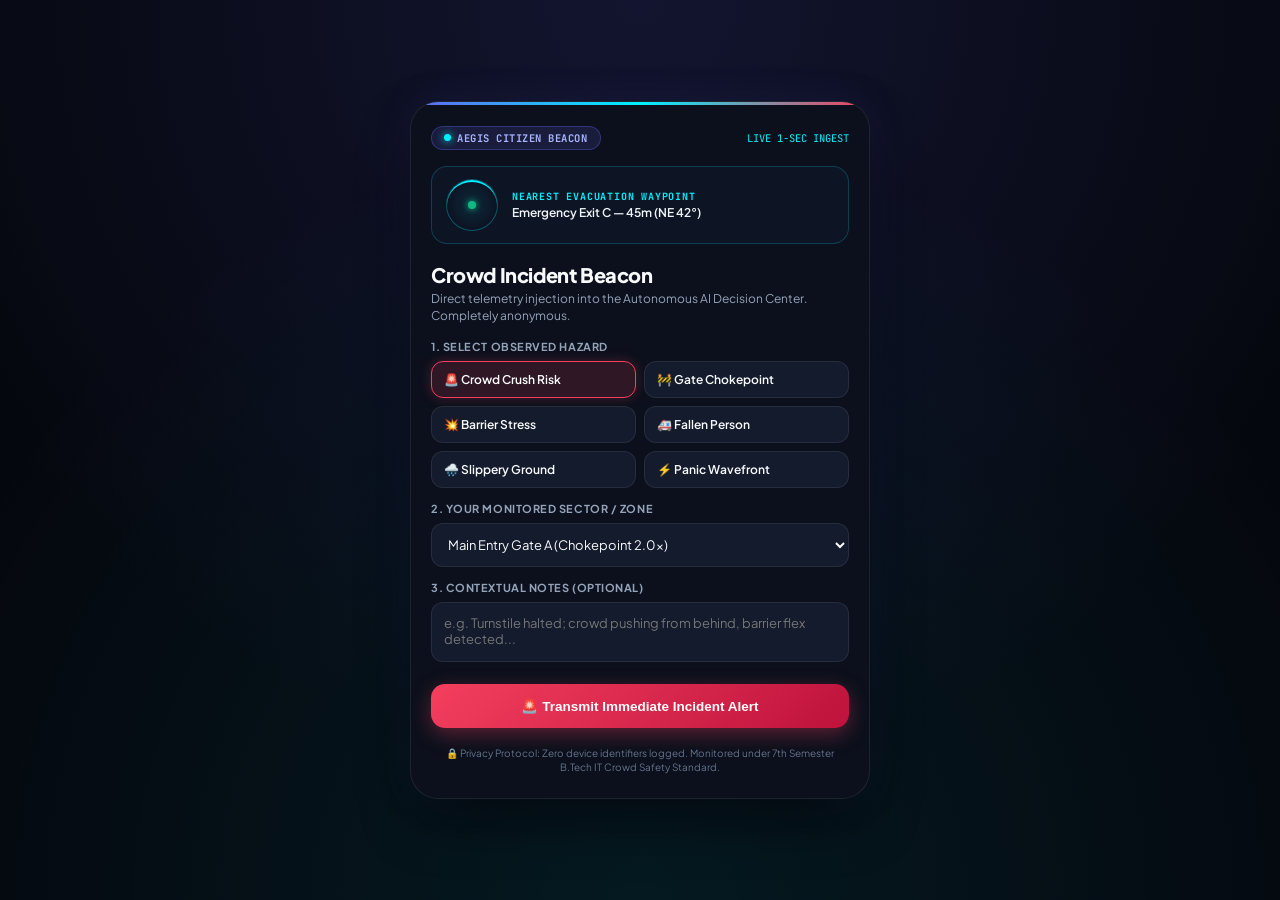
<file: frontend/report.html>
<!DOCTYPE html>
<html lang="en">
<head>
    <meta charset="UTF-8">
    <meta name="viewport" content="width=device-width, initial-scale=1.0, maximum-scale=1.0, user-scalable=no">
    <title>AEGIS // Citizen Incident Beacon &amp; Tactical Wayfinder</title>
    <link rel="preconnect" href="https://fonts.googleapis.com">
    <link rel="preconnect" href="https://fonts.gstatic.com" crossorigin>
    <link href="https://fonts.googleapis.com/css2?family=JetBrains+Mono:wght@500;700;800&family=Plus+Jakarta+Sans:wght@400;500;600;700;800&display=swap" rel="stylesheet">
    <style>
        :root {
            --bg-dark: #05070e;
            --surface-card: #0c101c;
            --surface-elevated: #141b2d;
            --primary-indigo: #6366f1;
            --cyan-accent: #00f0ff;
            --danger-red: #f43f5e;
            --emerald-safe: #10b981;
            --amber-warn: #f59e0b;
            --border-subtle: rgba(255, 255, 255, 0.08);
            --text-main: #f8fafc;
            --text-muted: #94a3b8;
        }

        * { margin: 0; padding: 0; box-sizing: border-box; -webkit-tap-highlight-color: transparent; }
        body {
            font-family: 'Plus Jakarta Sans', sans-serif;
            background: var(--bg-dark);
            background-image: 
                radial-gradient(circle at 50% 0%, rgba(99, 102, 241, 0.15), transparent 70%),
                radial-gradient(circle at 50% 100%, rgba(0, 240, 255, 0.08), transparent 70%);
            color: var(--text-main);
            min-height: 100vh;
            display: flex;
            align-items: center;
            justify-content: center;
            padding: 16px;
        }

        .portal-card {
            background: var(--surface-card);
            border: 1px solid rgba(255, 255, 255, 0.08);
            border-radius: 28px;
            width: 100%;
            max-width: 460px;
            padding: 24px 20px;
            box-shadow: 0 25px 60px -15px rgba(0, 0, 0, 0.8), 0 0 40px rgba(99, 102, 241, 0.1);
            position: relative;
            overflow: hidden;
        }

        .portal-card::before {
            content: '';
            position: absolute;
            top: 0; left: 0; right: 0;
            height: 3px;
            background: linear-gradient(90deg, #6366f1, #00f0ff, #f43f5e);
        }

        .brand-header {
            display: flex;
            align-items: center;
            justify-content: space-between;
            margin-bottom: 16px;
        }

        .brand-pill {
            display: inline-flex;
            align-items: center;
            gap: 6px;
            background: rgba(99, 102, 241, 0.15);
            border: 1px solid rgba(99, 102, 241, 0.35);
            color: #a5b4fc;
            padding: 4px 12px;
            border-radius: 9999px;
            font-family: 'JetBrains Mono', monospace;
            font-size: 10.5px;
            font-weight: 700;
            letter-spacing: 0.05em;
        }

        .live-dot {
            width: 7px;
            height: 7px;
            border-radius: 50%;
            background: #00f0ff;
            box-shadow: 0 0 8px #00f0ff;
            animation: pulse-dot 1.5s infinite;
        }

        @keyframes pulse-dot {
            0%, 100% { opacity: 1; transform: scale(1); }
            50% { opacity: 0.4; transform: scale(1.3); }
        }

        /* RADAR COMPASS HUD WIDGET */
        .radar-widget {
            display: flex;
            align-items: center;
            gap: 14px;
            background: rgba(15, 23, 42, 0.65);
            border: 1px solid rgba(0, 240, 255, 0.2);
            border-radius: 16px;
            padding: 12px 14px;
            margin-bottom: 18px;
        }
        .radar-ring {
            width: 52px;
            height: 52px;
            border-radius: 50%;
            border: 1.5px solid rgba(0, 240, 255, 0.3);
            position: relative;
            display: flex;
            align-items: center;
            justify-content: center;
            background: radial-gradient(circle, rgba(0, 240, 255, 0.1) 0%, transparent 70%);
        }
        .radar-sweep {
            position: absolute;
            inset: 0;
            border-radius: 50%;
            border-top: 2px solid #00f0ff;
            animation: radar-spin 2s linear infinite;
        }
        @keyframes radar-spin {
            to { transform: rotate(360deg); }
        }
        .radar-center-dot {
            width: 8px;
            height: 8px;
            background: #10b981;
            border-radius: 50%;
            box-shadow: 0 0 6px #10b981;
        }
        .radar-info-title {
            font-family: 'JetBrains Mono', monospace;
            font-size: 10px;
            font-weight: 700;
            letter-spacing: 0.08em;
            color: #00f0ff;
            margin-bottom: 2px;
        }
        .radar-info-sub {
            font-size: 12px;
            font-weight: 600;
            color: #f1f5f9;
        }

        h1 {
            font-size: 20px;
            font-weight: 800;
            letter-spacing: -0.02em;
            margin-bottom: 4px;
        }

        .tagline {
            font-size: 12px;
            color: var(--text-muted);
            margin-bottom: 16px;
            line-height: 1.4;
        }

        .section-label {
            display: block;
            font-size: 11px;
            font-weight: 700;
            text-transform: uppercase;
            letter-spacing: 0.05em;
            color: var(--text-muted);
            margin-bottom: 8px;
            margin-top: 14px;
        }

        .category-grid {
            display: grid;
            grid-template-columns: 1fr 1fr;
            gap: 8px;
            margin-bottom: 12px;
        }

        .cat-chip {
            background: var(--surface-elevated);
            border: 1px solid var(--border-subtle);
            padding: 10px 12px;
            border-radius: 12px;
            font-size: 12px;
            font-weight: 600;
            cursor: pointer;
            transition: all 0.2s cubic-bezier(0.16, 1, 0.3, 1);
            display: flex;
            align-items: center;
            gap: 6px;
            user-select: none;
        }

        .cat-chip:hover {
            border-color: rgba(99, 102, 241, 0.5);
            background: rgba(99, 102, 241, 0.1);
        }

        .cat-chip.selected {
            background: rgba(244, 63, 94, 0.15);
            border-color: var(--danger-red);
            color: #ffffff;
            box-shadow: 0 0 12px rgba(244, 63, 94, 0.25);
        }

        .input-control {
            width: 100%;
            background: var(--surface-elevated);
            border: 1px solid var(--border-subtle);
            border-radius: 12px;
            padding: 12px;
            color: var(--text-main);
            font-size: 13px;
            font-family: inherit;
            outline: none;
            transition: border-color 0.2s;
        }

        .input-control:focus {
            border-color: var(--primary-indigo);
            box-shadow: 0 0 12px rgba(99, 102, 241, 0.2);
        }

        textarea.input-control {
            resize: none;
            min-height: 60px;
        }

        .btn-submit {
            width: 100%;
            margin-top: 18px;
            padding: 14px;
            background: linear-gradient(135deg, #f43f5e 0%, #be123c 100%);
            border: none;
            border-radius: 14px;
            color: #ffffff;
            font-size: 13.5px;
            font-weight: 700;
            cursor: pointer;
            box-shadow: 0 6px 20px rgba(244, 63, 94, 0.35);
            transition: all 0.2s cubic-bezier(0.16, 1, 0.3, 1);
            display: flex;
            align-items: center;
            justify-content: center;
            gap: 8px;
        }

        .btn-submit:active {
            transform: scale(0.98);
        }

        .btn-submit:disabled {
            opacity: 0.6;
            cursor: not-allowed;
        }

        .response-panel {
            display: none;
            margin-top: 18px;
            background: rgba(16, 185, 129, 0.1);
            border: 1px solid rgba(16, 185, 129, 0.3);
            border-radius: 16px;
            padding: 16px;
            animation: fadeIn 0.4s cubic-bezier(0.16, 1, 0.3, 1);
        }

        .response-title {
            color: #34d399;
            font-weight: 800;
            font-size: 13px;
            display: flex;
            align-items: center;
            gap: 6px;
            margin-bottom: 8px;
        }

        .response-body {
            font-size: 12px;
            color: #e2e8f0;
            line-height: 1.5;
        }

        .guidance-box {
            margin-top: 10px;
            padding: 10px 12px;
            background: rgba(0, 0, 0, 0.4);
            border-radius: 10px;
            border-left: 3px solid #6366f1;
        }

        .guidance-box strong {
            color: #a5b4fc;
            display: block;
            margin-bottom: 4px;
            font-size: 11px;
            text-transform: uppercase;
        }

        .footer-note {
            margin-top: 18px;
            font-size: 10px;
            color: #64748b;
            text-align: center;
            line-height: 1.4;
        }

        @keyframes fadeIn {
            from { opacity: 0; transform: translateY(6px); }
            to { opacity: 1; transform: translateY(0); }
        }
    </style>
</head>
<body>
    <div class="portal-card">
        <div class="brand-header">
            <span class="brand-pill">
                <span class="live-dot"></span>
                AEGIS CITIZEN BEACON
            </span>
            <span style="font-family:'JetBrains Mono',monospace;font-size:10.5px;color:#00f0ff;">LIVE 1-SEC INGEST</span>
        </div>

        <!-- Real-time Tactical Wayfinding Radar -->
        <div class="radar-widget">
            <div class="radar-ring">
                <div class="radar-sweep"></div>
                <div class="radar-center-dot"></div>
            </div>
            <div>
                <div class="radar-info-title">NEAREST EVACUATION WAYPOINT</div>
                <div class="radar-info-sub">Emergency Exit C — 45m (NE 42°)</div>
            </div>
        </div>

        <h1>Crowd Incident Beacon</h1>
        <p class="tagline">Direct telemetry injection into the Autonomous AI Decision Center. Completely anonymous.</p>

        <form id="hazard-form">
            <label class="section-label">1. Select Observed Hazard</label>
            <div class="category-grid" id="category-grid">
                <div class="cat-chip selected" data-cat="Severe Crowd Compression">🚨 Crowd Crush Risk</div>
                <div class="cat-chip" data-cat="Turnstile Gate Stoppage">🚧 Gate Chokepoint</div>
                <div class="cat-chip" data-cat="Barrier Distortion">💥 Barrier Stress</div>
                <div class="cat-chip" data-cat="Medical / Fallen Attendee">🚑 Fallen Person</div>
                <div class="cat-chip" data-cat="Wet Slippery Ground">🌧️ Slippery Ground</div>
                <div class="cat-chip" data-cat="Sudden Directional Surge">⚡ Panic Wavefront</div>
            </div>

            <label class="section-label" for="zone-select">2. Your Monitored Sector / Zone</label>
            <select id="zone-select" class="input-control" required>
                <option value="gate_a">Main Entry Gate A (Chokepoint 2.0x)</option>
                <option value="corridor_b">Connecting Corridor B (Transit 1.75x)</option>
                <option value="exit_c">Emergency Exit C (Egress 2.0x)</option>
                <option value="counter_d">Ticket Counter D (Queue Area 1.5x)</option>
                <option value="ground_e">Open Ground Plaza E (Central Concourse)</option>
            </select>

            <label class="section-label" for="notes">3. Contextual Notes (Optional)</label>
            <textarea id="notes" class="input-control" placeholder="e.g. Turnstile halted; crowd pushing from behind, barrier flex detected..."></textarea>

            <button type="submit" class="btn-submit" id="submit-btn">
                <span>🚨 Transmit Immediate Incident Alert</span>
            </button>
        </form>

        <div id="response-panel" class="response-panel">
            <div class="response-title">
                <span>✓ TELEMETRY INJECTED INTO ICCC SYSTEM</span>
            </div>
            <div class="response-body">
                Your report has elevated the spatial risk weighting for <strong id="reported-zone-name">this zone</strong>. Central AI cognitive loop notified.
                <div class="guidance-box">
                    <strong>🛡️ Life Safety Egress Directive:</strong>
                    Do not fight the crowd wave directly. Move diagonally across the flow towards Emergency Exit C. Maintain a wide defensive stance.
                </div>
            </div>
        </div>

        <p class="footer-note">
            🔒 Privacy Protocol: Zero device identifiers logged. Monitored under 7th Semester B.Tech IT Crowd Safety Standard.
        </p>
    </div>

    <script>
        let selectedCategory = "Severe Crowd Compression";

        // Sound generator
        function playChime() {
            try {
                const AudioCtx = window.AudioContext || window.webkitAudioContext;
                if (!AudioCtx) return;
                const ctx = new AudioCtx();
                const osc = ctx.createOscillator();
                const gain = ctx.createGain();
                osc.type = 'sine';
                osc.frequency.setValueAtTime(880, ctx.currentTime);
                osc.frequency.exponentialRampToValueAtTime(1760, ctx.currentTime + 0.15);
                gain.gain.setValueAtTime(0.08, ctx.currentTime);
                gain.gain.exponentialRampToValueAtTime(0.001, ctx.currentTime + 0.2);
                osc.connect(gain);
                gain.connect(ctx.destination);
                osc.start();
                osc.stop(ctx.currentTime + 0.2);
            } catch (e) {}
        }

        // Category chip selector
        document.querySelectorAll('.cat-chip').forEach(chip => {
            chip.addEventListener('click', () => {
                document.querySelectorAll('.cat-chip').forEach(c => c.classList.remove('selected'));
                chip.classList.add('selected');
                selectedCategory = chip.dataset.cat;
            });
        });

        // Form Submission
        document.getElementById('hazard-form').addEventListener('submit', async (e) => {
            e.preventDefault();
            const zoneId = document.getElementById('zone-select').value;
            const zoneName = document.getElementById('zone-select').options[document.getElementById('zone-select').selectedIndex].text;
            const notes = document.getElementById('notes').value.trim();
            const fullMessage = `${selectedCategory}: ${notes || 'Hazardous crowd congestion detected'}`;
            const btn = document.getElementById('submit-btn');
            const resPanel = document.getElementById('response-panel');

            btn.disabled = true;
            btn.innerHTML = '<span>⚡ Transmitting to Central AI...</span>';

            // Haptic vibration
            if (navigator.vibrate) navigator.vibrate([80, 40, 80]);
            playChime();

            try {
                const resp = await fetch('/api/reports/citizen', {
                    method: 'POST',
                    headers: { 'Content-Type': 'application/json' },
                    body: JSON.stringify({ zone_id: zoneId, message: fullMessage })
                });

                if (resp.ok) {
                    document.getElementById('reported-zone-name').textContent = zoneName;
                    resPanel.style.display = 'block';
                    document.getElementById('notes').value = '';
                    btn.innerHTML = '<span>✓ Alert Ingested by Central Safety AI</span>';
                    btn.style.background = '#059669';
                    setTimeout(() => {
                        btn.disabled = false;
                        btn.innerHTML = '<span>🚨 Transmit Additional Alert</span>';
                        btn.style.background = '';
                    }, 4000);
                } else {
                    throw new Error('Server error');
                }
            } catch (err) {
                alert('Connection error. Please check Wi-Fi or try again.');
                btn.disabled = false;
                btn.innerHTML = '<span>🚨 Transmit Immediate Incident Alert</span>';
            }
        });
    </script>
</body>
</html>
</file>
